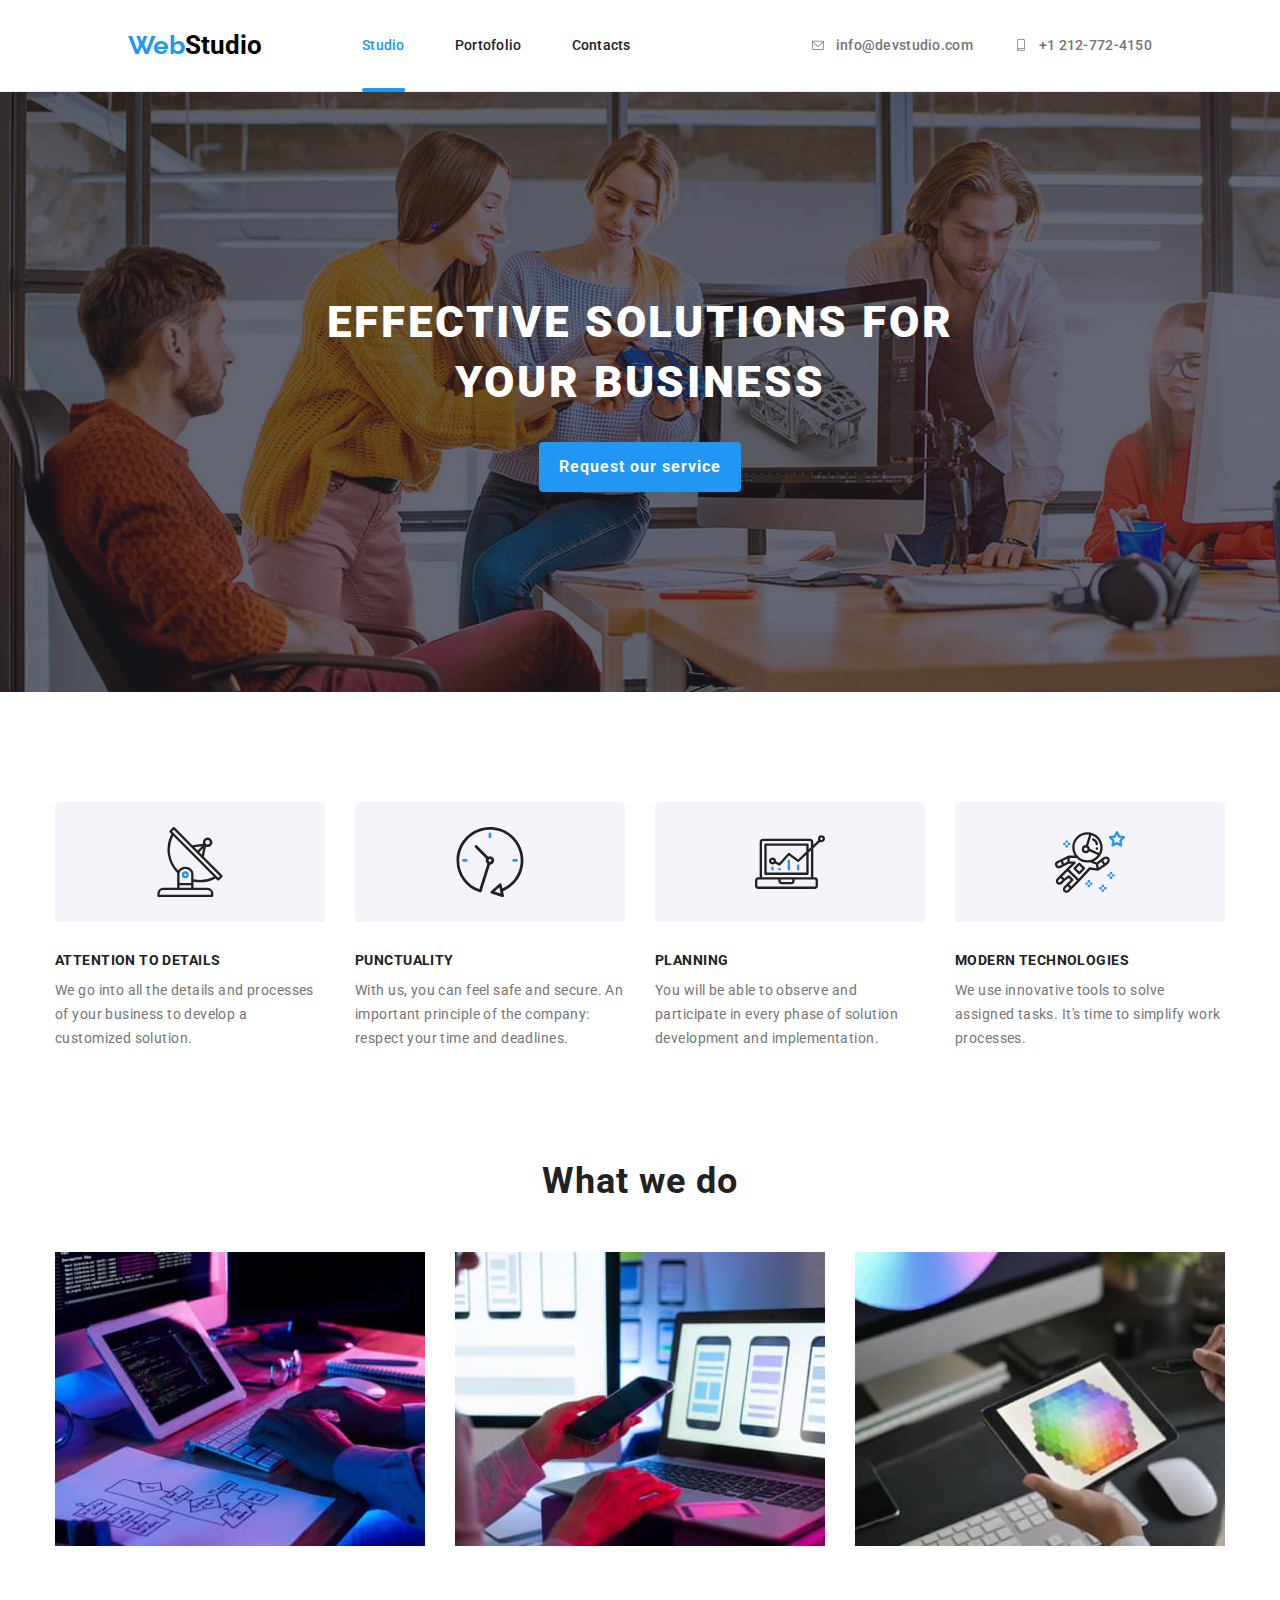
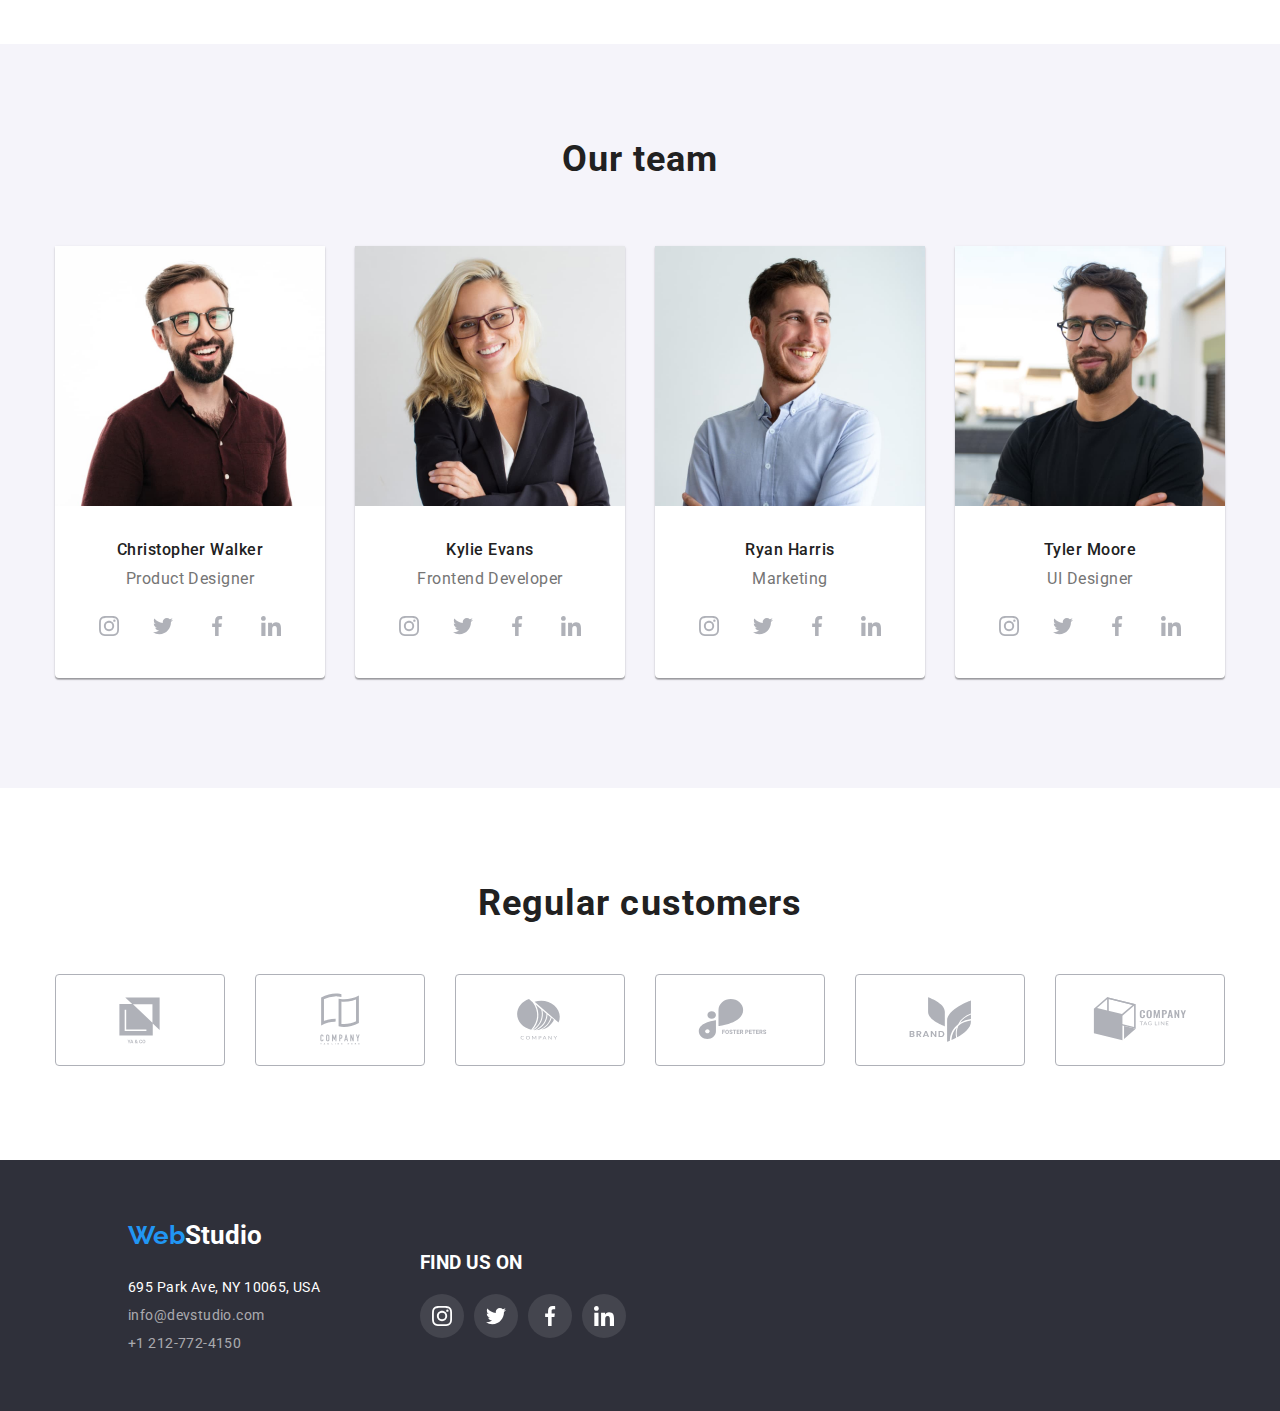
<file: index.html>
<!DOCTYPE html>
<html lang="en">
  <head>
    <meta charset="UTF-8" />
    <meta name="viewport" content="width=device-width, initial-scale=1.0" />
    <title>Web Studio Homework Project</title>
    <link
      rel="stylesheet"
      href="node_modules/modern-normalize/modern-normalize.css"
    />
    <link rel="preconnect" href="https://fonts.googleapis.com" />
    <link rel="preconnect" href="https://fonts.gstatic.com" crossorigin />
    <link
      href="https://fonts.googleapis.com/css2?family=Raleway:wght@700&family=Roboto:wght@400;500;700;900&display=swap"
      rel="stylesheet"
    />
    <link rel="stylesheet" href="css/styles.css" />
  </head>
  <body class="container">
    <header>
      <div class="header-left-side">
        <a class="logo" href="index.html">
          <span class="logo-web">Web</span
          ><span class="logo-studio-black">Studio</span>
        </a>

        <nav>
          <ul class="navigation">
            <li><a href="index.html" class="nav-link current">Studio</a></li>
            <li><a href="portofolio.html" class="nav-link">Portofolio</a></li>
            <li><a href="contacts.html" class="nav-link">Contacts</a></li>
          </ul>
        </nav>
      </div>
      <div class="contacts">
        <div class="contact-details">
          <svg class="contact-icon">
            <use href="./images/symbol-defs.svg#icon-envelope"></use>
          </svg>
          <a href="mailto:info@devstudio.com" class="contact-detail"
            >info@devstudio.com</a
          >
        </div>
        <div class="contact-details">
          <svg class="contact-icon">
            <use href="./images/symbol-defs.svg#icon-smartphone"></use>
          </svg>
          <a href="tel:+1212-772-4150" class="contact-detail"
            >+1 212-772-4150</a
          >
        </div>
      </div>
    </header>

    <main>
      <!-- Effective solutions section -->
      <div class="intro">
        <h1 class="intro-title">EFFECTIVE SOLUTIONS FOR YOUR BUSINESS</h1>
        <button type="button" class="request-our-services">
          Request our service
        </button>
      </div>

      <!-- What we do section -->
      <section class="what-we-do">
        <ul class="competitive-advantages">
          <li class="competitive-advantage">
            <div class="competitive-advantage-svg-container">
              <svg class="competitive-advantage-svg">
                <use href="./images/symbol-defs.svg#icon-antenna-1"></use>
              </svg>
            </div>
            <h3 class="competitive-advantages-title">ATTENTION TO DETAILS</h3>
            <p class="competitive-advantages-description">
              We go into all the details and processes of your business to
              develop a customized solution.
            </p>
          </li>
          <li class="competitive-advantage">
            <div class="competitive-advantage-svg-container">
              <svg class="competitive-advantage-svg">
                <use href="./images/symbol-defs.svg#icon-clock-1"></use>
              </svg>
            </div>
            <h3 class="competitive-advantages-title">PUNCTUALITY</h3>
            <p class="competitive-advantages-description">
              With us, you can feel safe and secure. An important principle of
              the company: respect your time and deadlines.
            </p>
          </li>
          <li class="competitive-advantage">
            <div class="competitive-advantage-svg-container">
              <svg class="competitive-advantage-svg">
                <use href="./images/symbol-defs.svg#icon-diagram-1"></use>
              </svg>
            </div>
            <h3 class="competitive-advantages-title">PLANNING</h3>
            <p class="competitive-advantages-description">
              You will be able to observe and participate in every phase of
              solution development and implementation.
            </p>
          </li>
          <li class="competitive-advantage">
            <div class="competitive-advantage-svg-container">
              <svg class="competitive-advantage-svg">
                <use href="./images/symbol-defs.svg#icon-astronaut-1"></use>
              </svg>
            </div>
            <h3 class="competitive-advantages-title">MODERN TECHNOLOGIES</h3>
            <p class="competitive-advantages-description">
              We use innovative tools to solve assigned tasks. It's time to
              simplify work processes.
            </p>
          </li>
        </ul>
        <div>
          <h2 class="h2-title">What we do</h2>
          <ul class="what-we-do-images">
            <li class="what-we-do-image">
              <img
                src="./images/back-end.jpg"
                alt="back-end-developing"
                width="370"
              />
            </li>
            <li class="what-we-do-image">
              <img
                src="./images/front-end.jpg"
                alt="fort-end-developing"
                width="370"
              />
            </li>
            <li class="what-we-do-image">
              <img src="./images/design.jpg" alt="web-design" width="370" />
            </li>
          </ul>
        </div>
      </section>

      <!-- Our team section -->
      <section class="our-team">
        <h2 class="h2-title">Our team</h2>
        <ul class="team-members">
          <li class="team-member">
            <img
              src="./images/team-member-1.jpg"
              alt="Christopher Walker portrait photo"
              width="270"
            />
            <h3 class="team-member-name">Christopher Walker</h3>
            <p class="team-member-role">Product Designer</p>
            <div class="team-member-social-links">
              <div class="team-member-social-link">
                <svg class="team-member-social-svg">
                  <use href="./images/symbol-defs.svg#icon-instagram-2"></use>
                </svg>
              </div>
              <div class="team-member-social-link">
                <svg class="team-member-social-svg">
                  <use href="./images/symbol-defs.svg#icon-twitter-1"></use>
                </svg>
              </div>
              <div class="team-member-social-link">
                <svg class="team-member-social-svg">
                  <use href="./images/symbol-defs.svg#icon-facebook-1"></use>
                </svg>
              </div>
              <div class="team-member-social-link">
                <svg class="team-member-social-svg">
                  <use href="./images/symbol-defs.svg#icon-linkedin-1"></use>
                </svg>
              </div>
            </div>
          </li>
          <li class="team-member">
            <img
              src="./images/team-member-2.jpg"
              alt="Kylie Evans portrait photo"
              width="270"
            />
            <h3 class="team-member-name">Kylie Evans</h3>
            <p class="team-member-role">Frontend Developer</p>
            <div class="team-member-social-links">
              <div class="team-member-social-link">
                <svg class="team-member-social-svg">
                  <use href="./images/symbol-defs.svg#icon-instagram-2"></use>
                </svg>
              </div>
              <div class="team-member-social-link">
                <svg class="team-member-social-svg">
                  <use href="./images/symbol-defs.svg#icon-twitter-1"></use>
                </svg>
              </div>
              <div class="team-member-social-link">
                <svg class="team-member-social-svg">
                  <use href="./images/symbol-defs.svg#icon-facebook-1"></use>
                </svg>
              </div>
              <div class="team-member-social-link">
                <svg class="team-member-social-svg">
                  <use href="./images/symbol-defs.svg#icon-linkedin-1"></use>
                </svg>
              </div>
            </div>
          </li>
          <li class="team-member">
            <img
              src="./images/team-member-3.jpg"
              alt="Ryan Harris portrait photo"
              width="270"
            />
            <h3 class="team-member-name">Ryan Harris</h3>
            <p class="team-member-role">Marketing</p>
            <div class="team-member-social-links">
              <div class="team-member-social-link">
                <svg class="team-member-social-svg">
                  <use href="./images/symbol-defs.svg#icon-instagram-2"></use>
                </svg>
              </div>
              <div class="team-member-social-link">
                <svg class="team-member-social-svg">
                  <use href="./images/symbol-defs.svg#icon-twitter-1"></use>
                </svg>
              </div>
              <div class="team-member-social-link">
                <svg class="team-member-social-svg">
                  <use href="./images/symbol-defs.svg#icon-facebook-1"></use>
                </svg>
              </div>
              <div class="team-member-social-link">
                <svg class="team-member-social-svg">
                  <use href="./images/symbol-defs.svg#icon-linkedin-1"></use>
                </svg>
              </div>
            </div>
          </li>
          <li class="team-member">
            <img
              src="./images/team-member-4.jpg"
              alt="Tyler Moore portrait photo"
              width="270"
            />
            <h3 class="team-member-name">Tyler Moore</h3>
            <p class="team-member-role">UI Designer</p>
            <div class="team-member-social-links">
              <div class="team-member-social-link">
                <svg class="team-member-social-svg">
                  <use href="./images/symbol-defs.svg#icon-instagram-2"></use>
                </svg>
              </div>
              <div class="team-member-social-link">
                <svg class="team-member-social-svg">
                  <use href="./images/symbol-defs.svg#icon-twitter-1"></use>
                </svg>
              </div>
              <div class="team-member-social-link">
                <svg class="team-member-social-svg">
                  <use href="./images/symbol-defs.svg#icon-facebook-1"></use>
                </svg>
              </div>
              <div class="team-member-social-link">
                <svg class="team-member-social-svg">
                  <use href="./images/symbol-defs.svg#icon-linkedin-1"></use>
                </svg>
              </div>
            </div>
          </li>
        </ul>
      </section>

      <!--Regular Customers section-->
      <section class="regular-customers">
        <h2 class="h2-title">Regular customers</h2>
        <div class="regular-customers-logos-container">
          <div class="regular-customers-logo-container">
            <svg>
              <use href="./images/symbol-defs.svg#icon-Logo"></use>
            </svg>
          </div>
          <div class="regular-customers-logo-container">
            <svg>
              <use href="./images/symbol-defs.svg#icon-Logo-1"></use>
            </svg>
          </div>
          <div class="regular-customers-logo-container">
            <svg>
              <use href="./images/symbol-defs.svg#icon-Logo-2"></use>
            </svg>
          </div>
          <div class="regular-customers-logo-container">
            <svg>
              <use href="./images/symbol-defs.svg#icon-Logo-3"></use>
            </svg>
          </div>
          <div class="regular-customers-logo-container">
            <svg>
              <use href="./images/symbol-defs.svg#icon-Logo-4"></use>
            </svg>
          </div>
          <div class="regular-customers-logo-container">
            <svg>
              <use href="./images/symbol-defs.svg#icon-Logo-5"></use>
            </svg>
          </div>
        </div>
      </section>
    </main>

    <footer>
      <div class="footer-left-side">
        <a class="logo" href="index.html">
          <span class="logo-web">Web</span
          ><span class="logo-studio-white">Studio</span>
        </a>

        <adress class="address">
          <span class="phisical-address">695 Park Ave, NY 10065, USA</span>
          <a href="mailto:info@devstudio.com" class="contact-details"
            >info@devstudio.com</a
          >
          <a href="tel:+1212-772-4150" class="contact-details"
            >+1 212-772-4150</a
          >
        </adress>
      </div>

      <div class="find-us-on">
        <h3>Find us on</h3>
        <div class="footer-social-links">
          <div class="footer-social-link">
            <svg class="footer-social-svg">
              <use href="./images/symbol-defs.svg#icon-instagram-2"></use>
            </svg>
          </div>
          <div class="footer-social-link">
            <svg class="footer-social-svg">
              <use href="./images/symbol-defs.svg#icon-twitter-1"></use>
            </svg>
          </div>
          <div class="footer-social-link">
            <svg class="footer-social-svg">
              <use href="./images/symbol-defs.svg#icon-facebook-1"></use>
            </svg>
          </div>
          <div class="footer-social-link">
            <svg class="footer-social-svg">
              <use href="./images/symbol-defs.svg#icon-linkedin-1"></use>
            </svg>
          </div>
        </div>
      </div>
    </footer>
  </body>
</html>
</file>
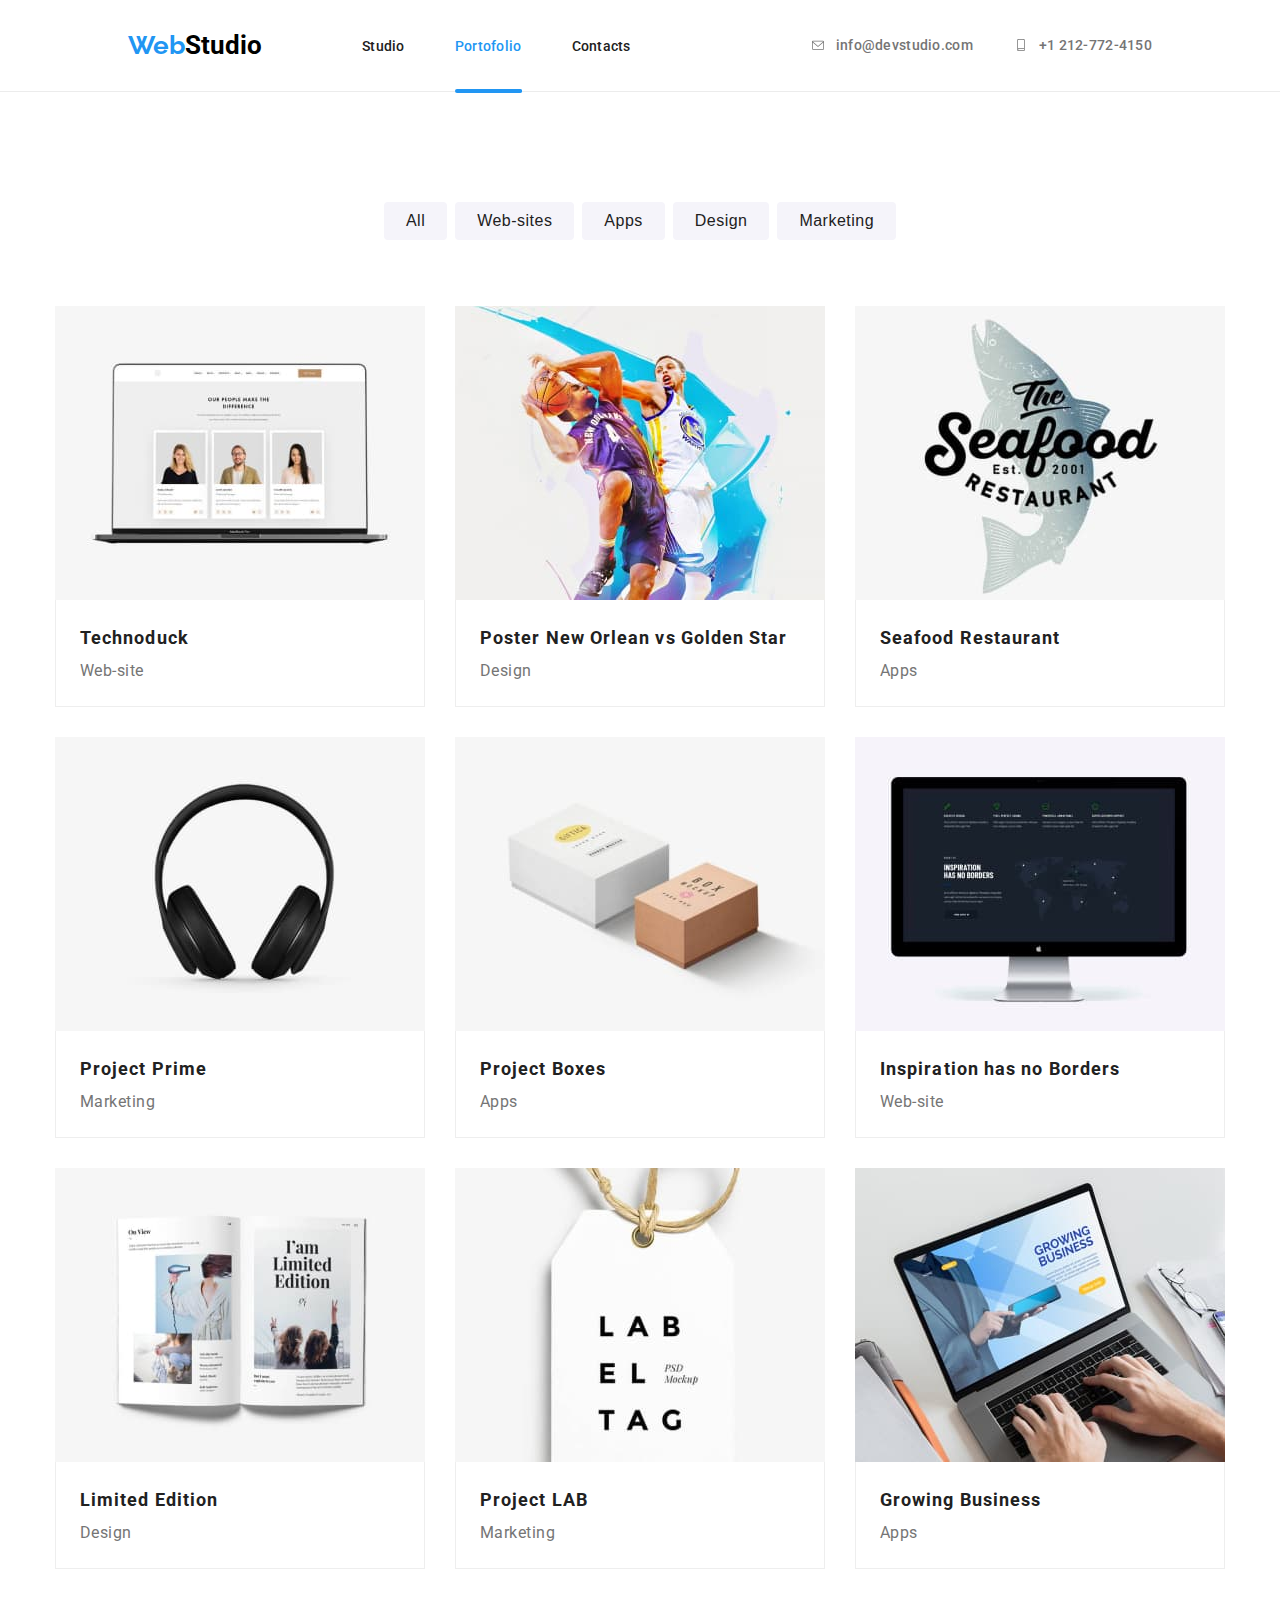
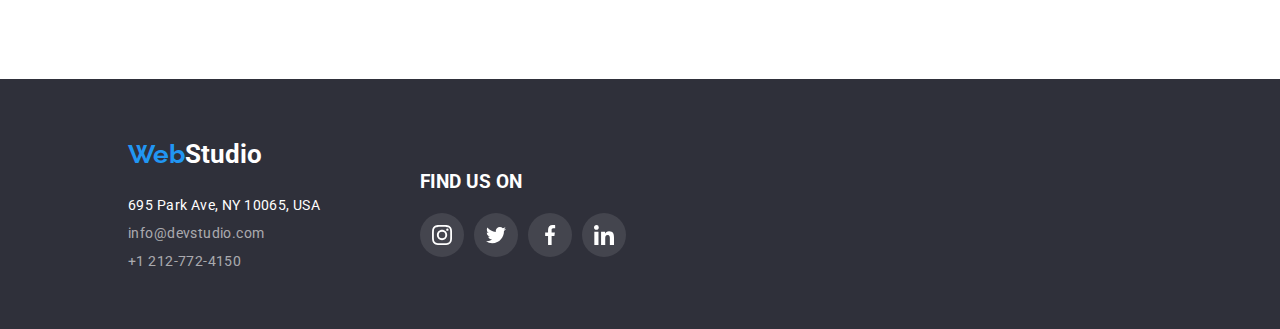
<file: portofolio.html>
<!DOCTYPE html>
<html lang="en">
  <head>
    <meta charset="UTF-8" />
    <meta name="viewport" content="width=device-width, initial-scale=1.0" />
    <title>Portofolio</title>
    <link rel="preconnect" href="https://fonts.googleapis.com" />
    <link rel="preconnect" href="https://fonts.gstatic.com" crossorigin />
    <link
      href="https://fonts.googleapis.com/css2?family=Raleway:wght@700&family=Roboto:wght@400;500;700;900&display=swap"
      rel="stylesheet"
    />
    <link rel="stylesheet" href="css/styles.css" />
  </head>
  <body class="container">
    <header>
      <div class="header-left-side">
        <a class="logo" href="index.html">
          <span class="logo-web">Web</span
          ><span class="logo-studio-black">Studio</span>
        </a>

        <nav>
          <ul class="navigation">
            <li><a href="index.html" class="nav-link">Studio</a></li>
            <li>
              <a href="portofolio.html" class="nav-link current">Portofolio</a>
            </li>
            <li><a href="contacts.html" class="nav-link">Contacts</a></li>
          </ul>
        </nav>
      </div>
      <div class="contacts">
        <div class="contact-details">
          <svg class="contact-icon">
            <use href="./images/symbol-defs.svg#icon-envelope"></use>
          </svg>
          <a href="mailto:info@devstudio.com" class="contact-detail"
            >info@devstudio.com</a
          >
        </div>
        <div class="contact-details">
          <svg class="contact-icon">
            <use href="./images/symbol-defs.svg#icon-smartphone"></use>
          </svg>
          <a href="tel:+1212-772-4150" class="contact-detail"
            >+1 212-772-4150</a
          >
        </div>
      </div>
    </header>

    <main>
      <ul class="filters">
        <li><button type="button" class="filter-button">All</button></li>
        <li><button type="button" class="filter-button">Web-sites</button></li>
        <li><button type="button" class="filter-button">Apps</button></li>
        <li><button type="button" class="filter-button">Design</button></li>
        <li><button type="button" class="filter-button">Marketing</button></li>
      </ul>
      <ul class="projects-cards">
        <li class="projects">
          <img
            src="images/technoduck.jpg"
            alt="technoduck project"
            width="370"
          />
          <div class="projects-description">
            <span class="project-title">Technoduck</span>
            <span class="project-category">Web-site</span>
          </div>
        </li>
        <li class="projects">
          <img src="images/poster.jpg" alt="poster project" width="370" />
          <div class="projects-description">
            <span class="project-title">Poster New Orlean vs Golden Star</span>
            <span class="project-category">Design</span>
          </div>
        </li>
        <li class="projects">
          <img src="images/seafood.jpg" alt="seafood project" width="370" />
          <div class="projects-description">
            <span class="project-title">Seafood Restaurant</span>
            <span class="project-category">Apps</span>
          </div>
        </li>
        <li class="projects">
          <img
            src="images/project-prime.jpg"
            alt="project prime project"
            width="370"
          />
          <div class="projects-description">
            <span class="project-title">Project Prime</span>
            <span class="project-category">Marketing</span>
          </div>
        </li>
        <li class="projects">
          <img
            src="images/project-boxes.jpg"
            alt="project boxes project"
            width="370"
          />
          <div class="projects-description">
            <span class="project-title">Project Boxes</span>
            <span class="project-category">Apps</span>
          </div>
        </li>
        <li class="projects">
          <img
            src="images/inspiration.jpg"
            alt="inspiration has no borders project"
            width="370"
          />
          <div class="projects-description">
            <span class="project-title">Inspiration has no Borders</span>
            <span class="project-category">Web-site</span>
          </div>
        </li>
        <li class="projects">
          <img
            src="images/limited-edition.jpg"
            alt="limited edition project"
            width="370"
          />
          <div class="projects-description">
            <span class="project-title">Limited Edition</span>
            <span class="project-category">Design</span>
          </div>
        </li>
        <li class="projects">
          <img src="images/project-lab.jpg" alt="project lab" width="370" />
          <div class="projects-description">
            <span class="project-title">Project LAB</span>
            <span class="project-category">Marketing</span>
          </div>
        </li>
        <li class="projects">
          <img
            src="images/growing-business.jpg"
            alt="growing business project"
            width="370"
          />
          <div class="projects-description">
            <span class="project-title">Growing Business</span>
            <span class="project-category">Apps</span>
          </div>
        </li>
      </ul>
    </main>
    <footer>
      <div class="footer-left-side">
        <a class="logo" href="index.html">
          <span class="logo-web">Web</span
          ><span class="logo-studio-white">Studio</span>
        </a>

        <adress class="address">
          <span class="phisical-address">695 Park Ave, NY 10065, USA</span>
          <a href="mailto:info@devstudio.com" class="contact-details"
            >info@devstudio.com</a
          >
          <a href="tel:+1212-772-4150" class="contact-details"
            >+1 212-772-4150</a
          >
        </adress>
      </div>

      <div class="find-us-on">
        <h3>Find us on</h3>
        <div class="footer-social-links">
          <div class="footer-social-link">
            <svg class="footer-social-svg">
              <use href="./images/symbol-defs.svg#icon-instagram-2"></use>
            </svg>
          </div>
          <div class="footer-social-link">
            <svg class="footer-social-svg">
              <use href="./images/symbol-defs.svg#icon-twitter-1"></use>
            </svg>
          </div>
          <div class="footer-social-link">
            <svg class="footer-social-svg">
              <use href="./images/symbol-defs.svg#icon-facebook-1"></use>
            </svg>
          </div>
          <div class="footer-social-link">
            <svg class="footer-social-svg">
              <use href="./images/symbol-defs.svg#icon-linkedin-1"></use>
            </svg>
          </div>
        </div>
      </div>
    </footer>
  </body>
</html>
</file>
<file: css/styles.css>
/*General styles*/
:root {
    --text-color: #212121;
    --link-color: #2196F3;
    --details-color: #757575;
    --background-color: #2F303A;
    --filter-backgroud: #F5F4FA;
    --icon-fill:#afb1b8;
    --text-font-family:'Roboto', sans-serif;
    --logo-font-family: 'Raleway', sans-serif;
}

body {
    font-family: var(--text-font-family);
    color: var(--text-color);
    margin: 0px;
}

.logo {
    text-decoration:none;
}

.logo-web {
    font-family: var(--logo-font-family);
    font-size: 26px;
    font-weight: 700;
    line-height: 30.52px;
    color: var(--link-color);
}

.logo-studio-black {
    font-family: var(--logo-family);
    font-size: 26px;
    font-weight: 700;
    line-height: 30.52px;
    color: #000000;
}

.logo-studio-white {
    font-family: var(--logo-font-family-family);
    font-size: 26px;
    font-weight: 700;
    line-height: 30.52px;
    color: #FFFFFF;
}

ul {
    list-style: none;
    padding: 0px;
}

.intro,
.what-we-do,
.our-team,
.regular-customers {
    padding-top: 94px;
    padding-bottom: 94px;
}

/*Header Styles*/

header {
    display: flex;
    align-items: center;
    justify-content: space-between;
    border-bottom: 1px solid #ECECEC;
    padding-top: 30px;
    padding-bottom: 30px;
    padding-left: 10%;
    padding-right: 10%;
}

.header-left-side {
    display: flex;
    align-items: center;
}

header .logo {
    margin-right: 100px;
}

header nav ul {
    display: flex;
    align-items: center;
    justify-content: center;
    gap: 50px;
    margin: 0;
}

.nav-link {
    font-size: 14px;
    font-weight: 500;
    line-height: 16px;
    letter-spacing: 0.02em;
    text-align: left;
    color: var(--text-color);
    text-decoration: none;
}

.current {
    color: var(--link-color);
    position: relative;
    top: 2px;
}

.current::after {
    content:'';
    background-image: url("../images/hover.svg");
    background-size: cover;
    height: 4px;
    display: block;
    position: relative;
    top: 34px;
}

.contact-detail {
    font-size: 14px;
    font-weight: 500;
    line-height: 16px;
    letter-spacing: 0.02em;
    text-align: left;
    text-decoration: none;
    color: var(--details-color);
    display: flex;
    padding-left: 10px;
}

.contact-icon {
    width: 16px;
    height: 12px;
    fill: var(--details-color);
    cursor: pointer;
}

.contact-details {
    display: flex;
    align-items: center;
    justify-content: center;
}

.contacts{
        display: flex;
        align-content: center;
        justify-content: center;
        gap: 40px;
        margin: 0;
}

.contact-details:hover a,
.contact-details:focus a,
.contact-details:active a {
    color: var(--link-color);
}

.contact-details:hover svg,
.contact-details:focus svg,
.contact-details:active svg {
    fill: var(--link-color);
    cursor: pointer;
}

/*Studio Styles*/

.intro {
    display: flex;
    align-items: center;
    justify-content: center;
    flex-direction: column;
    background: rgba(196, 196, 196, 1);
    background-image: linear-gradient(to bottom, rgba(47, 48, 58, 0.4), rgba(47, 48, 58, 0.4)), url(../images/background-image.png);
    background-size: cover;
    height: 600px;
}

.intro-title {
        font-size: 44px;
        font-weight: 900;
        line-height: 60px;
        letter-spacing: 0.06em;
        text-align: center;
        color: #FFFFFF;
        width: 696px;
        margin-top: 200px;
        margin-bottom: 0;
        padding-bottom: 30px;
}

.request-our-services {
        font-size: 16px;
        font-weight: 700;
        line-height: 30px;
        letter-spacing: 0.06em;
        text-align: center;
        background-color: var(--link-color);
        border:none;
        color: #FFFFFF;
        cursor: pointer;
        padding: 10px 20px;
        border-radius: 4px;
        margin-bottom: 200px;
}
.request-our-services:hover,
.request-our-services:focus,
.request-our-services:active {
    color: #FFFFFF;
    background-color: #188CE8;
}

.what-we-do {
    display: flex;
    flex-direction: column;
    justify-content: center;
    align-items: center;
    gap: 94px;
    margin: 0;
}

.competitive-advantage {
    width: 270px;
}

.competitive-advantage-svg-container {
    width: 270px;
    height: 120px;
    border-radius: 4px;
    background-color: #F5F4FA;;
    display: flex;
    align-items: center;
    justify-content: center;
    margin: 0;
}

.competitive-advantage-svg {
    width: 70px;
    height: 70px;
    margin: 0;
}

.competitive-advantages {
    display: flex;
    align-items: center;
    gap: 30px;
}

.competitive-advantages-title {
        font-size: 14px;
        font-weight: 700;
        line-height: 16px;
        letter-spacing: 0.03em;
        text-align: left;
        padding-top:30px;
        padding-bottom: 10px;
        margin: 0px;
}

.competitive-advantages-description {
        font-size: 14px;
        font-weight: 400;
        line-height: 24px;
        letter-spacing: 0.03em;
        text-align: left;
        color: var(--details-color);
        margin: 0px;

}

.what-we-do div{
    display: flex;
    flex-direction: column;
    gap: 50px;
    align-items: center;
    justify-content: center;
}

.h2-title {
        font-size: 36px;
        font-weight: 700;
        line-height: 42px;
        letter-spacing: 0.03em;
        text-align: center;
        margin: 0;
}

.what-we-do-images {
    display: flex;
    flex-direction: row;
    justify-content: center;
    align-items: center;
    gap: 30px;
    margin: 0;
}

.our-team {
    background-color: #F5F4FA;
    display: flex;
    flex-direction: column;
    align-items: center;
    justify-content: center;
    gap: 50px;
}

.team-members {
    display: flex;
    justify-content: center;
    align-items: center;
    gap: 30px;
    padding: 0;
}

.team-member {
    background-color: #FFFFFF;
    border-radius: 0px 0px 4px 4px;
    box-shadow: 0px 2px 1px 0px #00000033, 0px 1px 1px 0px #00000024, 0px 1px 3px 0px #0000001F;
}

.team-member-name {
        font-size: 16px;
        font-weight: 500;
        line-height: 19px;
        letter-spacing: 0.03em;
        text-align: center;
        margin-top: 30px;
        margin-bottom: 10px;
}

.team-member-role {
        font-size: 16px;
        font-weight: 400;
        line-height: 19px;
        letter-spacing: 0.03em;
        text-align: center;
        color: var(--details-color);
        margin: 0;
}

.team-member-social-links {
    display: flex;
    align-items: center;
    justify-content: center;
    margin-bottom: 30px;
    margin-top: 16px;
    gap: 10px;
}

.team-member-social-link {
    display: flex;
    align-items: center;
    justify-content: center;
    width: 44px;
    height: 44px;
    border-radius: 50%;
}

.team-member-social-svg {
    fill: #afb1b8;
    width: 20px; 
    height: 20px;
}

.team-member-social-link:hover,
.team-member-social-link:hover svg,
.team-member-social-link:focus,
.team-member-social-link:focus svg,
.team-member-social-link:active,
.team-member-social-link:active svg {
   background-color:#2196F3;
    fill: white;
    cursor: pointer;
}

.regular-customers {
    display: flex;
    flex-direction: column;
    justify-content: center;
    align-items: center;
}

.regular-customers-logos-container {
    display: flex;
    justify-content: center;
    align-items: center;
    gap: 30px;
    margin-top: 50px;
}

.regular-customers-logo-container {
    display: flex;
    align-items: center;
    justify-items: center;
    width: 170px;
    height: 92px;
    border-radius: 4px;
    border: 1px solid #AFB1B8;
    cursor: pointer;
}

.regular-customers-logo-container svg {
    fill: #afb1b8;
    padding: 16px 32px;
}

.regular-customers-logo-container:hover svg,
.regular-customers-logo-container:focus svg,
.regular-customers-logo-container:active svg {
    fill: #2196F3;
}

.regular-customers-logo-container:hover,
.regular-customers-logo-container:focus,
.regular-customers-logo-container:active {
    border-color: #2196F3;
}

footer {
    background-color: var(--background-color);
    color: #FFFFFF;
    padding-top: 60px;
    padding-bottom: 60px;
    display: flex;
    align-items: center;
    gap: 100px;
    padding-left: 10%;
}

.footer-left-side {
    display: flex;
    flex-direction: column;
}

.address {
    display: flex;
    flex-direction: column;
    justify-content: center;
    align-items:flex-start;
    gap: 12px;
    margin-top: 28px;
}

.phisical-address {
        font-size: 14px;
        font-weight: 400;
        line-height: 16px;
        letter-spacing: 0.03em;
        text-align: left;
}

.address .contact-details {
        font-size: 14px;
        font-weight: 400;
        line-height: 16px;
        letter-spacing: 0.03em;
        text-align: left;
        color: rgba(255, 255, 255, 0.6);
        text-decoration: none;
}

.footer-social-links {
    display: flex;
    justify-content: center;
    align-items: center;
    gap: 10px;
}

.footer-social-link {
    display: flex;
    align-items: center;
    justify-content: center;
    width: 44px;
    height: 44px;
    border-radius: 50%;
    background-color: rgba(255, 255, 255, 0.1);;
}

.footer-social-svg {
    fill: white;
    width: 20px;
    height: 20px;
}

.footer-social-link:hover,
.footer-social-link:hover svg,
.footer-social-link:focus,
.footer-social-link:focus svg,
.footer-social-link:active,
.footer-social-link:active svg {
    background-color: #2196F3;
    fill: white;
    cursor: pointer;
}

.find-us-on h3{
    margin: 20px 0;
    text-transform: uppercase ;
}

/*Portofolio Styles*/

.filters {
    display: flex;
    gap: 8px;
    align-items: center;
    justify-content: center;
    padding-top: 94px;
    padding-bottom: 50px;
}

.filter-button {
    font-size: 16px;
    font-weight: 500;
    line-height: 26px;
    letter-spacing: 0.03em;
    text-align: center;
    background-color: var(--filter-backgroud);
    color:#212121;
    border:none;
    cursor: pointer;
    border-radius: 4px;
    padding: 6px 22px;
}

.filter-button:hover,
.filter-button:focus,
.filter-button:active {
    color: #FFFFFF;
    background-color: var(--link-color);
    box-shadow: 0px 2px 2px 0px rgba(0, 0, 0, 0.12), 0px 1px 2px 0px rgba(0, 0, 0, 0.08), 0px 3px 1px 0px rgba(0, 0, 0, 0.1);
}

.projects-cards {
    display: flex;
    flex-wrap:wrap;
    gap: 30px;
    justify-content: center;
    align-items: center;
    padding-bottom: 94px;
}
.projects {
    width: 370px;
    display: flex;
    flex-direction: column;
}

.projects:hover,
.projects:focus,
.projecs:active {
box-shadow: 1px 4px 6px 0px rgba(0, 0, 0, 0.16), 0px 4px 4px 0px rgba(0, 0, 0, 0.06), 0px 1px 1px 0px rgba(0, 0, 0, 0.12);
cursor: pointer;
}

.projects-description {
    display: flex;
    flex-direction: column;
    border: 1px solid #EEEEEE;
    border-top: none;
    padding: 20px 24px;
}

.project-title {
        font-size: 18px;
        font-weight: 700;
        line-height: 36px;
        letter-spacing: 0.06em;
        text-align: left;
}

.project-category {
        font-size: 16px;
        font-weight: 400;
        line-height: 30px;
        letter-spacing: 0.03em;
        text-align: left;
        color: var(--details-color);
}
</file>
